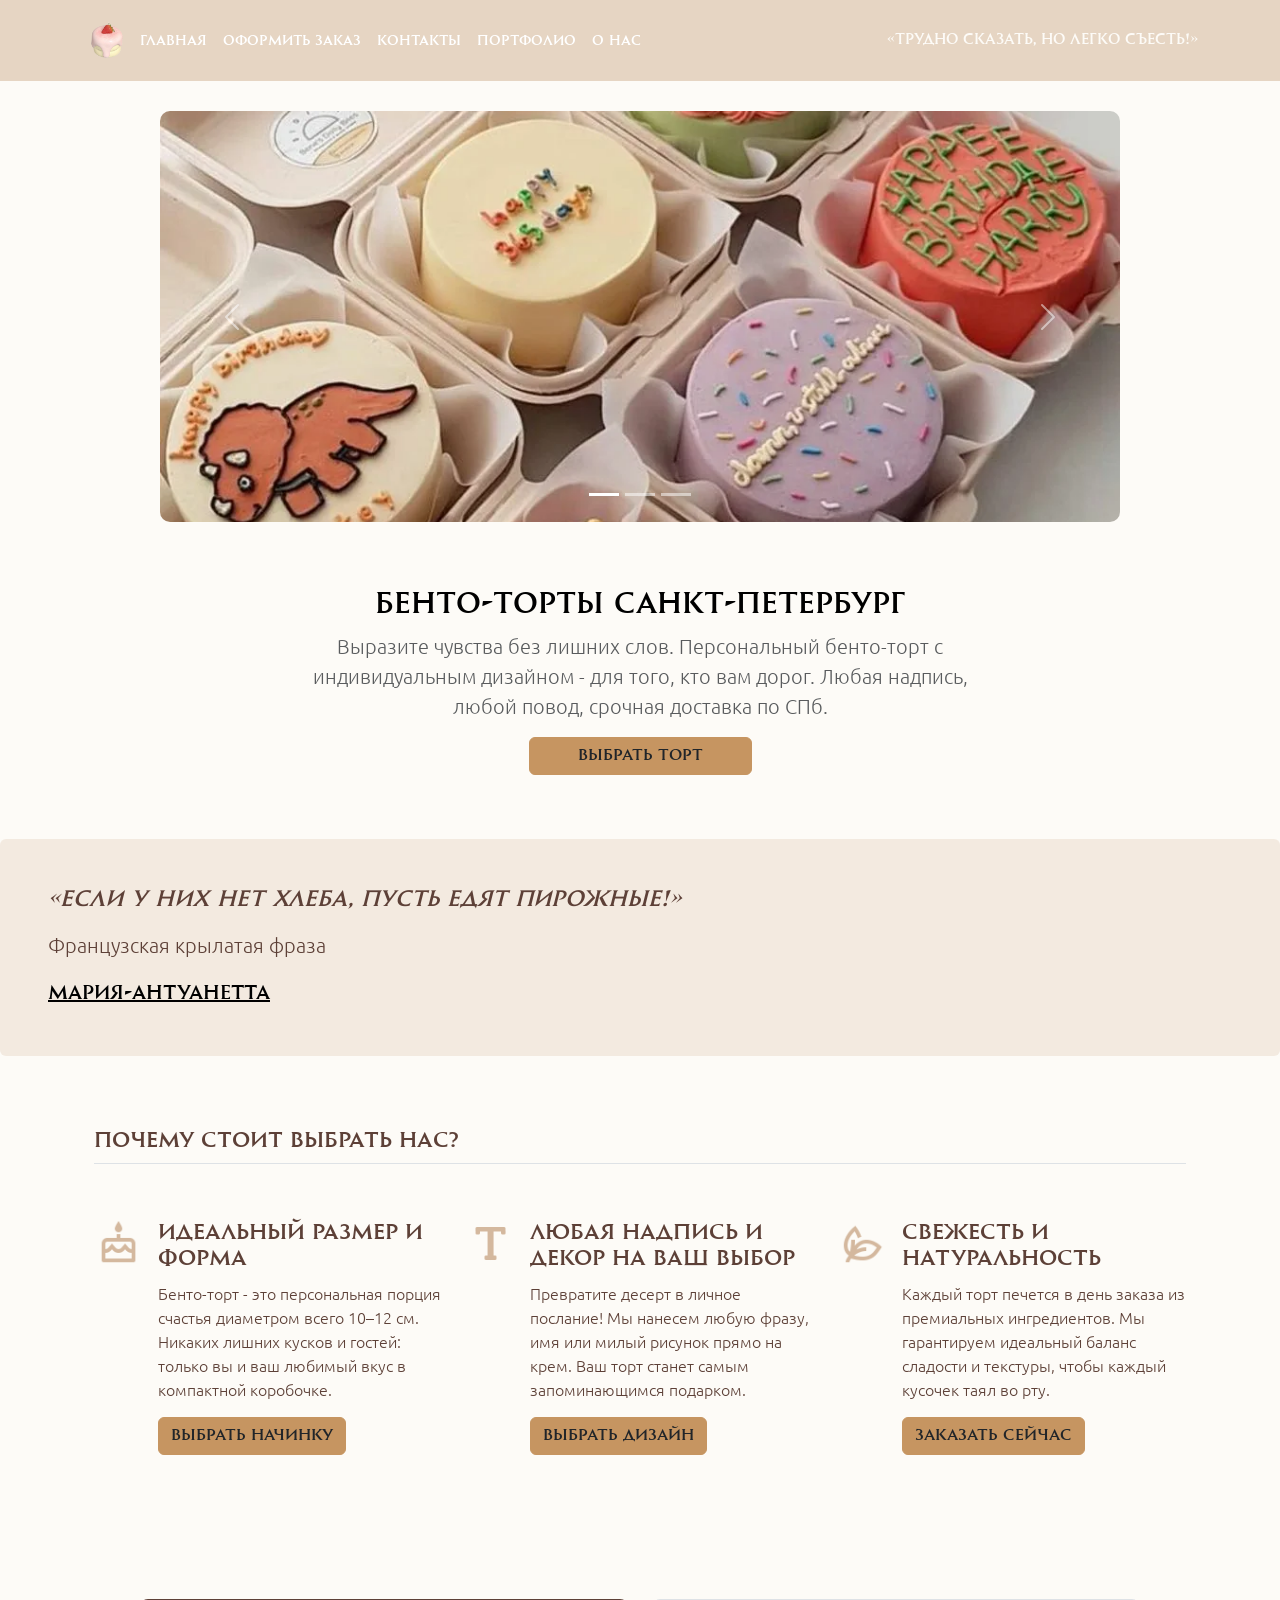
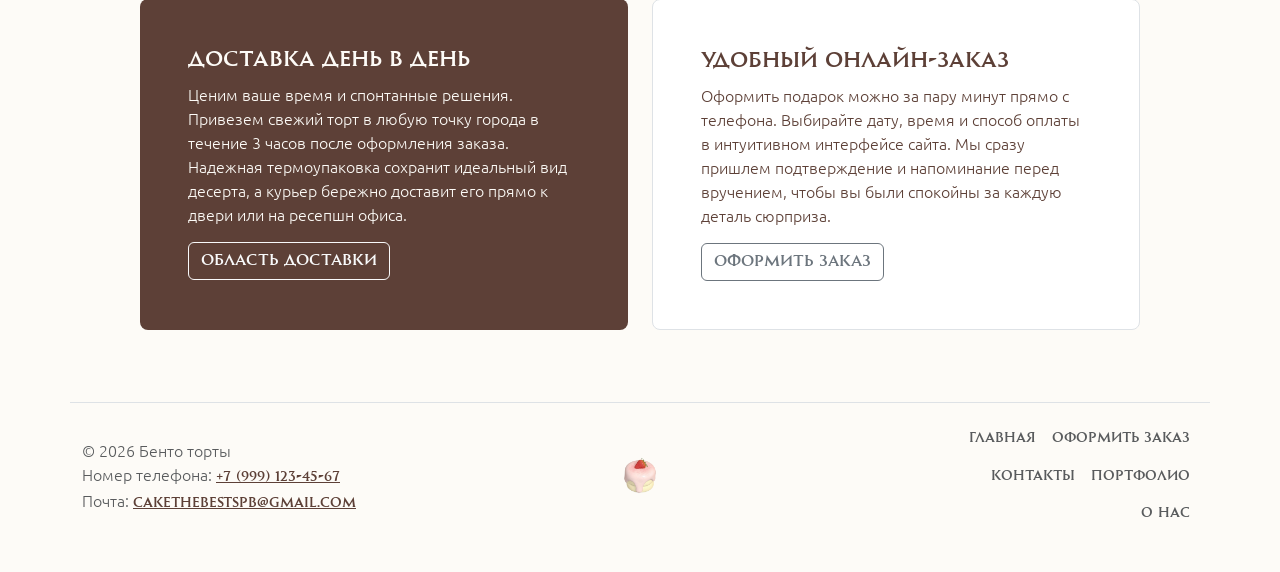
<file: index.html>
<!DOCTYPE html>
<html lang="ru">

<head>
    <meta charset="UTF-8">
    <meta name="viewport" content="width=device-width, initial-scale=1.0">
    <meta name="robots" content="index, follow">
    <meta name="description"
        content="Закажите стильные бенто-торты в Санкт-Петербурге с доставкой! Натуральные ингредиенты, уникальный дизайн и быстрая подача к вашему празднику.">
    <meta property="og:title" content="Бенто торты | СПБ">
    <meta property="og:description" content="Закажите стильные бенто-торты в Санкт-Петербурге с доставкой!">
    <meta property="og:image" content="img/image1.webp">
    <meta property="og:type" content="website">
    <meta property="og:url" content="index.html">
    <meta property="og:locale" content="ru_RU">
    <title>Бенто торты | Главная</title>
    <link rel="icon" href="img/icon.ico.png">
    <link rel="canonical" href="index.html">
    <link rel="stylesheet" href="css/bootstrap.min.css">
    <link rel="stylesheet" href="css/headers.css">
    <link rel="stylesheet" href="css/carousel.css">
    <link rel="stylesheet" href="css/blog.css">
    <link rel="stylesheet" href="css/features.css">
    <link rel="stylesheet" href="css/style.css">
    <script src="js/bootstrap.bundle.min.js"></script>

    <script type="application/ld+json">
        {
            "@context": "https://schema.org",
            "@type": "Bakery",
            "name": "Бенто торты",
            "description": "Персональные бенто-торты на заказ в Санкт-Петербурге с доставкой",
            "url": "",
            "telephone": "+7-999-123-45-67",
            "email": "cakethebestSPB@gmail.com",
            "address": {
                "@type": "PostalAddress",
                "addressLocality": "Санкт-Петербург",
                "addressCountry": "RU"
            },
            "priceRange": "1000-2500 RUB",
            "openingHours": "Mo-Su 10:00-20:00"
        }
    </script>

</head>



<!-- 
ЧТО ДОЛЖНО НАХОДИТСЯ В HEAD
на каждую страницу написать уникальный descroption
совпадение title и h1 
meta-name = 'robots' - индексация страницы (нужно или нет)
meta name="viewport" content="width=device-width, initial-scale=1.0" - отображение контента (отрабатываются медиа-запросы, грид-верстка)
<link rel='canonical'> - при дублировании информации лучше прописывать на индексирование другой страницы, с которой беертся дублирующаяся информация
favicon нужно вставить
<meta charset> - обязательно
<meta name="keywords" content="бенто торт, торт спб, бенто торт купить">

-->

<body>
    <header class="p-3 my-header">
        <div class="container">
            <div class="d-flex flex-wrap align-items-center justify-content-center justify-content-lg-start">

                <a href="index.html" class="d-flex align-items-center mb-2 mb-lg-0 text-white text-decoration-none">
                    <img src="img/icon.ico.png" alt="Логотип" class="logo">
                </a>

                <ul class="nav col-12 col-lg-auto me-lg-auto mb-2 justify-content-center mb-md-0">
                    <li><a href="index.html" class="nav-link px-2 text-white footer-weight">Главная</a></li>
                    <li><a href="order.html" class="nav-link px-2 text-white footer-weight">Оформить заказ</a></li>
                    <li><a href="contacts.html" class="nav-link px-2 text-white footer-weight">Контакты</a></li>
                    <li><a href="portfolio.html" class="nav-link px-2 text-white footer-weight">Портфолио</a></li>
                    <li><a href="about.html" class="nav-link px-2 text-white footer-weight">О нас</a></li>
                </ul>
                <!-- <form class="col-12 col-lg-auto mb-3 mb-lg-0 me-lg-3" role="search"> <input type="search"
                        class="form-control my-form-control" placeholder="Поиск..." aria-label="Search">
                </form>
                <div class="text-end"> <button type="button" class="btn btn-outline-light me-2">Авторизация</button>
                    <button type="button" class="btn my-btn">Войти</button>
                </div> -->

                <div class="col-12 col-lg-auto mb-2 mb-md-0 d-flex align-items-center py-2"
                    style="color: #FDFBF7; font-weight: 700; cursor: default; font-size: 15px; line-height: 1.5; font-family: 'My-font-zagolovok', Arial, sans-serif;">
                    «Трудно сказать, но легко съесть!»
                </div>
            </div>
        </div>
    </header>

    <main>
        <section id="myCarousel" class="carousel slide mb-6" data-bs-ride="carousel" aria-label="Галерея работ">
            <div class="carousel-indicators">
                <button type="button" data-bs-target="#myCarousel" data-bs-slide-to="0" class="active"
                    aria-current="true" aria-label="Слайд 1"></button>
                <button type="button" data-bs-target="#myCarousel" data-bs-slide-to="1" aria-label="Слайд 2"></button>
                <button type="button" data-bs-target="#myCarousel" data-bs-slide-to="2" aria-label="Слайд 3"></button>
            </div>

            <div class="carousel-inner">
                <div class="carousel-item active">
                    <img src="img/image1.webp" class="d-block w-100" alt="Слайд 1">
                </div>
                <div class="carousel-item">
                    <img src="img/image2.webp" class="d-block w-100" alt="Слайд 2">
                </div>
                <div class="carousel-item">
                    <img src="img/image3.webp" class="d-block w-100" alt="Слайд 3">
                </div>
            </div>

            <button class="carousel-control-prev" type="button" data-bs-target="#myCarousel" data-bs-slide="prev">
                <span class="carousel-control-prev-icon" aria-hidden="true"></span>
                <span class="visually-hidden">Предыдущая</span>
            </button>
            <button class="carousel-control-next" type="button" data-bs-target="#myCarousel" data-bs-slide="next">
                <span class="carousel-control-next-icon" aria-hidden="true"></span>
                <span class="visually-hidden">Следующая</span>
            </button>
        </section>

        <section class="container my-5 py-5">
            <div class="p-5 text-center rounded-3"> 
                <h1 class="text-body-emphasis">Бенто-торты Санкт-Петербург</h1>
                <p class="col-lg-8 mx-auto fs-5 text-muted">
                    Выразите чувства без лишних слов. Персональный бенто-торт с индивидуальным 
            дизайном - для того, кто вам дорог. Любая надпись, любой повод, 
            срочная доставка по СПб. 
                </p> 
                <a href="portfolio.html" class="btn px-5 mb-5 my-btn">
                    Выбрать торт
                </a>
            </div>
        </section>

        <section class="p-4 p-md-5 mb-4 rounded text-body-emphasis my-blog">
            <div class="col-lg-8 px-0">
                <h2 class="display-5 fst-italic">«Если у них нет хлеба, пусть едят пирожные!»</h2>
                <p class="lead my-3">Французская крылатая фраза</p>
                <p class="lead mb-0"><a href="https://ru.wikipedia.org/wiki/Если_у_них_нет_хлеба,_пусть_едят_пирожные!"
                        class="text-body-emphasis fw-bold">Мария-Антуанетта</a></p>
            </div>
        </section>

        <section class="container px-4 py-5" id="hanging-icons">
            <h2 class="pb-2 border-bottom">Почему стоит выбрать нас?</h2>
            <div class="row g-4 py-5 row-cols-1 row-cols-lg-3">
                <div class="col d-flex align-items-start">
                    <div
                        class="icon-square text-body-emphasis d-inline-flex align-items-center justify-content-center fs-4 flex-shrink-0 me-3">
                        <img src="img/cake.png" class="my-icon" alt="Размер">
                    </div>
                    <article>
                        <h3 class="fs-2 ">Идеальный размер и форма</h3>
                        <p>Бенто-торт - это персональная порция счастья диаметром всего 10–12 см. Никаких лишних кусков
                            и гостей: только вы и ваш любимый вкус в компактной коробочке.</p> <a href="order.html"
                            class="btn my-btn">Выбрать начинку</a>
                    </article>
                </div>
                <div class="col d-flex align-items-start">
                    <div
                        class="icon-square text-body-emphasis d-inline-flex align-items-center justify-content-center fs-4 flex-shrink-0 me-3">
                        <img src="img/font.png" class="my-icon" alt="Дизайн">
                    </div>
                    <article>
                        <h3 class="fs-2 ">Любая надпись и декор на ваш выбор</h3>
                        <p>Превратите десерт в личное послание! Мы нанесем любую фразу, имя или милый рисунок прямо на
                            крем. Ваш торт станет самым запоминающимся подарком.</p> <a href="catalog.html"
                            class="btn my-btn">
                            Выбрать дизайн
                        </a>
                    </article>
                </div>
                <div class="col d-flex align-items-start">
                    <div
                        class="icon-square text-body-emphasis d-inline-flex align-items-center justify-content-center fs-4 flex-shrink-0 me-3">
                        <img src="img/naturalness.png" class="my-icon" alt="Натуральность">
                    </div>
                    <article>
                        <h3 class="fs-2 ">Свежесть и натуральность</h3>
                        <p>Каждый торт печется в день заказа из премиальных ингредиентов. Мы гарантируем
                            идеальный баланс сладости и текстуры, чтобы каждый кусочек таял во рту.</p> <a
                            href="order.html" class="btn my-btn">
                            Заказать сейчас
                        </a>
                    </article>
                </div>
            </div>
        </section>

        <section class="row align-items-md-stretch my-jumbotron py-5">
            <div class="col-md-6">
                <div class="h-100 p-5 my-card-one rounded-3">
                    <h2>Доставка день в день</h2>
                    <p>Ценим ваше время и спонтанные решения. Привезем свежий торт в любую точку города в течение 3
                        часов после оформления заказа. Надежная термоупаковка сохранит идеальный вид десерта, а курьер
                        бережно доставит его прямо к двери или на ресепшн офиса.</p>
                    <a href="contacts.html" class="btn btn-outline-light">Область доставки</a>
                </div>
            </div>
            <div class="col-md-6">
                <div class="h-100 p-5 my-card-two border rounded-3">
                    <h2>Удобный онлайн-заказ</h2>
                    <p>Оформить подарок можно за пару минут прямо с телефона. Выбирайте дату, время и способ оплаты в
                        интуитивном интерфейсе сайта. Мы сразу пришлем подтверждение и напоминание перед вручением,
                        чтобы вы были спокойны за каждую деталь сюрприза.</p>
                    <a href="order.html" class="btn btn-outline-secondary">Оформить заказ</a>
                </div>
            </div>
        </section>
    </main>

    <footer class="d-flex flex-wrap justify-content-between align-items-center py-3 my-4 border-top container" itemscope itemtype="https://schema.org/Organization">
        <p class="col-md-4 mb-0 text-body-secondary">
            © 2026 <span itemprop="name">Бенто торты</span><br>
            Номер телефона: <a href="tel:+79991234567" class="footer-weight"><span itemprop="telephone">+7 (999) 123-45-67</span></a> <br>
            Почта: <a href="mailto:cakethebestSPB@gmail.com" class="footer-weight"><span itemprop="email">cakethebestSPB@gmail.com</span></a>
        </p> 
        
        <a href="index.html" class="col-md-4 d-flex align-items-center justify-content-center mb-3 mb-md-0 me-md-auto link-body-emphasis text-decoration-none" aria-label="На главную"> 
            <img src="img/icon.ico.png" alt="Логотип Бенто торты" class="logo" itemprop="logo"> 
        </a>
        
        <ul class="nav col-md-3 justify-content-end">
            <li class="nav-item"><a href="index.html" class="nav-link px-2 text-body-secondary footer-weight">Главная</a></li>
            <li class="nav-item"><a href="order.html" class="nav-link px-2 text-body-secondary footer-weight">Оформить заказ</a></li>
            <li class="nav-item"><a href="contacts.html" class="nav-link px-2 text-body-secondary footer-weight">Контакты</a></li>
            <li class="nav-item"><a href="portfolio.html" class="nav-link px-2 text-body-secondary footer-weight">Портфолио</a></li>
            <li class="nav-item"><a href="about.html" class="nav-link px-2 text-body-secondary footer-weight">О нас</a></li>
        </ul>
    </footer>

</body>

</html>
</file>
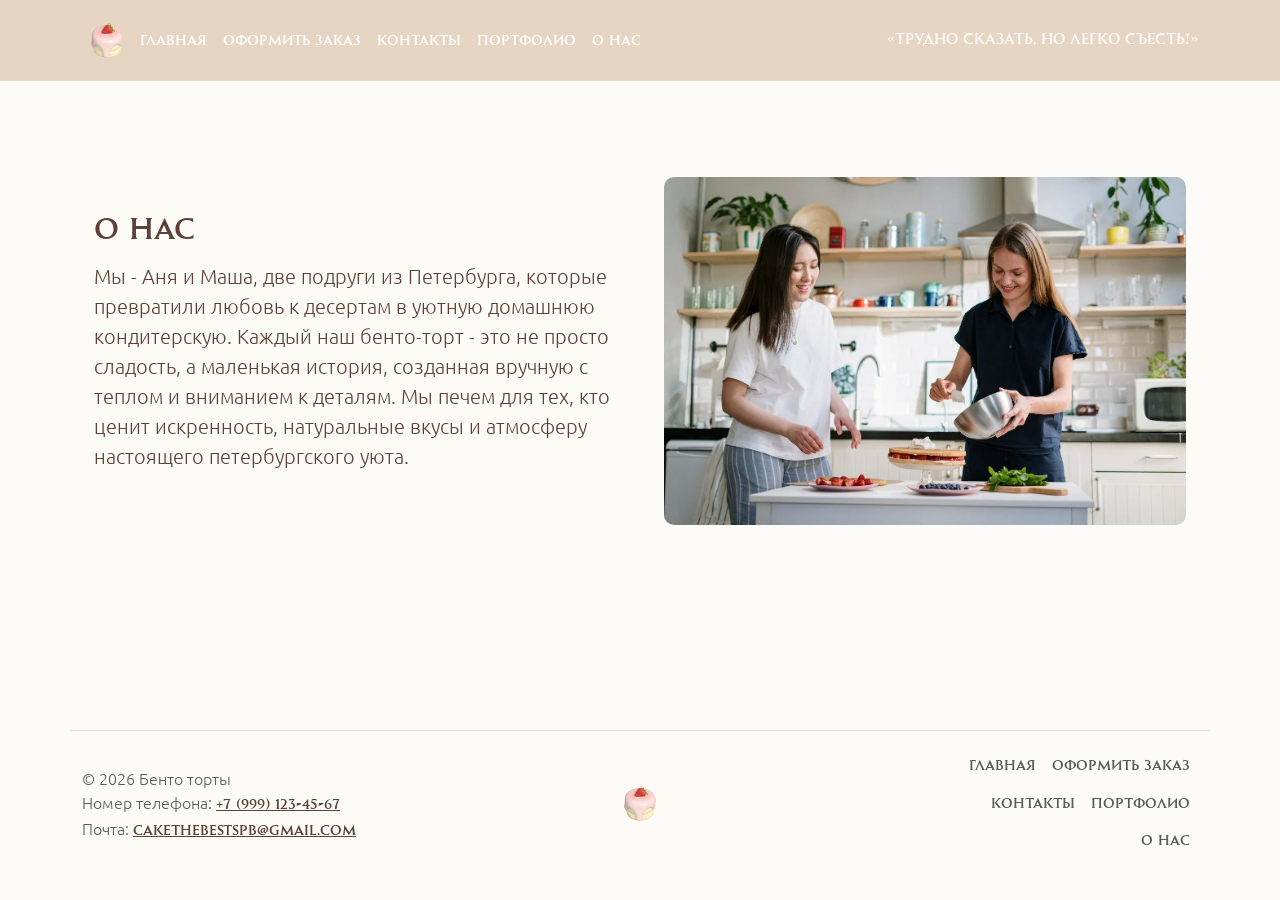
<file: about.html>
<!DOCTYPE html>
<html lang="ru">

<head>
    <meta charset="UTF-8">
    <meta name="viewport" content="width=device-width, initial-scale=1.0">
    <meta name="robots" content="index, follow">
    <meta name="description" content="Мы — уютная кондитерская в СПб, создающая бенто-торты вручную. Только свежие продукты, проверенные рецепты и любовь к своему делу в каждом кусочке.">
    <meta property="og:title" content="Бенто торты. О нас">
    <meta property="og:description" content="Уютная кондитерская в СПб, создающая бенто-торты вручную.">
    <meta property="og:image" content="img/about.webp">
    <meta property="og:type" content="website">
    <meta property="og:url" content="about.html">
    <meta property="og:locale" content="ru_RU">
    <title>Бенто торты | О нас</title>
    <link rel="icon" href="img/icon.ico.png">
    <link rel="canonical" href="about.html">
    <link rel="stylesheet" href="css/bootstrap.min.css">
    <link rel="stylesheet" href="css/headers.css">
    <link rel="stylesheet" href="css/style.css">
    <script src="js/bootstrap.bundle.min.js"></script>

    <script type="application/ld+json">
        {
            "@context": "https://schema.org",
            "@type": "AboutPage",
            "name": "О нас — Кондитерская Бенто торты",
            "description": "История нашей уютной кондитерской в Санкт-Петербурге. Мы печем бенто-торты вручную с любовью к деталям.",
            "url": "",
            "mainEntity": {
                "@type": "Organization",
                "name": "Бенто торты",
                "description": "Уютная домашняя кондитерская в СПб, создающая бенто-торты вручную."
            }
        }
    </script>
</head>

<body>
    <header class="p-3 my-header">
        <div class="container">
            <div class="d-flex flex-wrap align-items-center justify-content-center justify-content-lg-start">

                <a href="index.html" class="d-flex align-items-center mb-2 mb-lg-0 text-white text-decoration-none">
                    <img src="img/icon.ico.png" alt="Логотип" class="logo">
                </a>

                <ul class="nav col-12 col-lg-auto me-lg-auto mb-2 justify-content-center mb-md-0">
                    <li><a href="index.html" class="nav-link px-2 text-white footer-weight">Главная</a></li>
                    <li><a href="order.html" class="nav-link px-2 text-white footer-weight">Оформить заказ</a></li>
                    <li><a href="contacts.html" class="nav-link px-2 text-white footer-weight">Контакты</a></li>
                    <li><a href="portfolio.html" class="nav-link px-2 text-white footer-weight">Портфолио</a></li>
                    <li><a href="about.html" class="nav-link px-2 text-white footer-weight">О нас</a></li>
                </ul>

                <div class="col-12 col-lg-auto mb-2 mb-md-0 d-flex align-items-center py-2"
                    style="color: #FDFBF7; font-weight: 700; cursor: default; font-size: 15px; line-height: 1.5; font-family: 'My-font-zagolovok', Arial, sans-serif;">
                    «Трудно сказать, но легко съесть!»
                </div>
            </div>
        </div>
    </header>

    <main>
        <section class="container col-xxl-8 px-4 py-5">
            <div class="row flex-lg-row-reverse align-items-center g-5 py-5">
                <div class="col-10 col-sm-8 col-lg-6"> <img src="img/about.webp" class="d-block mx-lg-auto img-fluid"
                        alt="о нас" loading="lazy"> </div>
                <div class="col-lg-6">
                    <h1 class="display-5 fw-bold lh-1 mb-3">О нас
                    </h1>
                    <p class="lead">Мы - Аня и Маша, две подруги из Петербурга, которые превратили любовь к десертам в
                        уютную домашнюю кондитерскую.
                        Каждый наш бенто-торт - это не просто сладость, а маленькая история, созданная вручную с теплом
                        и вниманием к деталям.
                        Мы печем для тех, кто ценит искренность, натуральные вкусы и атмосферу настоящего петербургского
                        уюта.</p>

                </div>
            </div>
        </section>
    </main>

    <footer class="d-flex flex-wrap justify-content-between align-items-center py-3 my-4 border-top container" itemscope itemtype="https://schema.org/Organization">
        <p class="col-md-4 mb-0 text-body-secondary">
            © 2026 <span itemprop="name">Бенто торты</span><br>
            Номер телефона: <a href="tel:+79991234567" class="footer-weight"><span itemprop="telephone">+7 (999) 123-45-67</span></a> <br>
            Почта: <a href="mailto:cakethebestSPB@gmail.com" class="footer-weight"><span itemprop="email">cakethebestSPB@gmail.com</span></a>
        </p> 
        
        <a href="index.html" class="col-md-4 d-flex align-items-center justify-content-center mb-3 mb-md-0 me-md-auto link-body-emphasis text-decoration-none" aria-label="На главную"> 
            <img src="img/icon.ico.png" alt="Логотип Бенто торты" class="logo" itemprop="logo"> 
        </a>
        
        <ul class="nav col-md-3 justify-content-end">
            <li class="nav-item"><a href="index.html" class="nav-link px-2 text-body-secondary footer-weight">Главная</a></li>
            <li class="nav-item"><a href="order.html" class="nav-link px-2 text-body-secondary footer-weight">Оформить заказ</a></li>
            <li class="nav-item"><a href="contacts.html" class="nav-link px-2 text-body-secondary footer-weight">Контакты</a></li>
            <li class="nav-item"><a href="portfolio.html" class="nav-link px-2 text-body-secondary footer-weight">Портфолио</a></li>
            <li class="nav-item"><a href="about.html" class="nav-link px-2 text-body-secondary footer-weight">О нас</a></li>
        </ul>
    </footer>

</body>

</html>
</file>
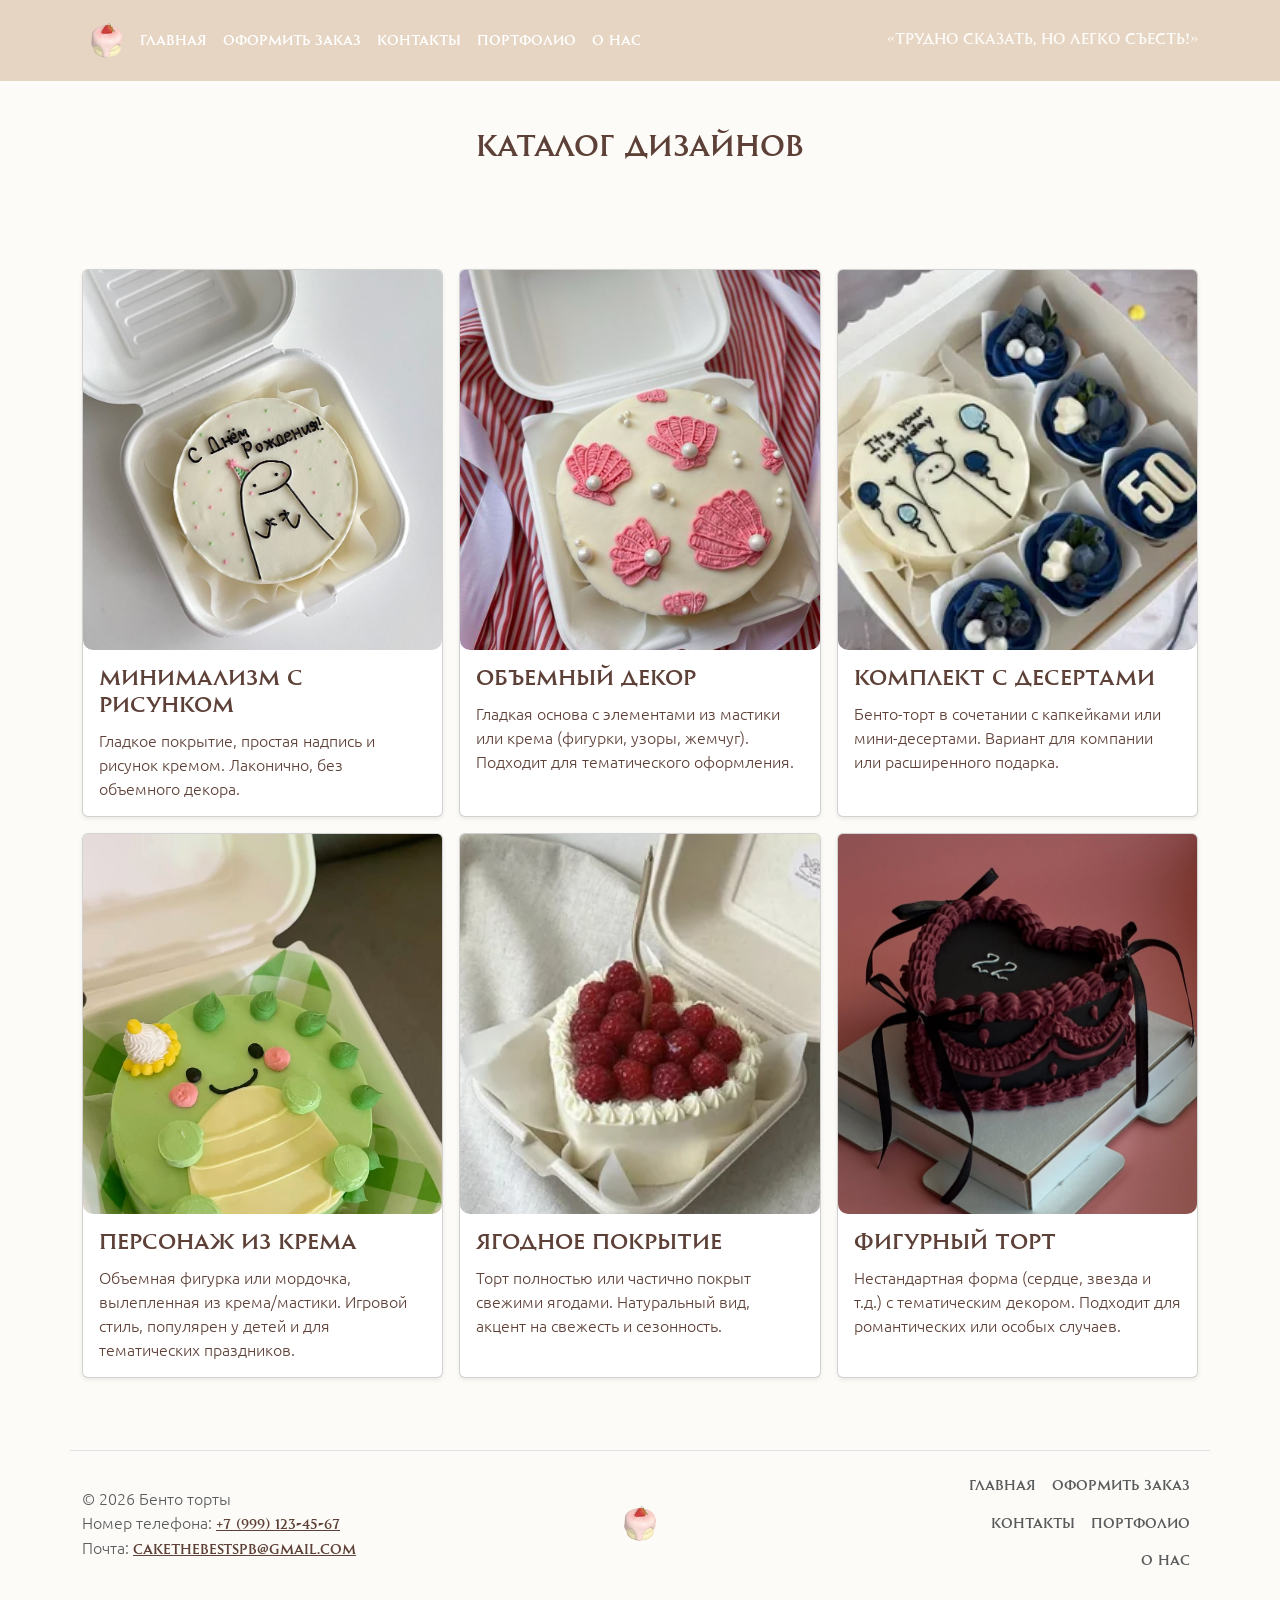
<file: catalog.html>
<!DOCTYPE html>
<html lang="ru">

<head>
    <meta charset="UTF-8">
    <meta name="viewport" content="width=device-width, initial-scale=1.0">
    <meta name="robots" content="index, nofollow">
    <meta name="description" content="Полный каталог бенто-тортов с ценами и описаниями. Классические и авторские дизайны, минимализм и яркий декор. Найдите свой идеальный торт для любого события.">
    <meta property="og:title" content="Бенто торты | Каталог">
    <meta property="og:description" content="Каталог бенто-тортов: классика, авторский декор, минимализм. Цены и описания. Выберите торт для подарка или праздника.">
    <meta property="og:image" content="img/cake1.png">
    <meta property="og:type" content="website">
    <meta property="og:url" content="catalog.html">
    <meta property="og:locale" content="ru_RU">
    <title>Бенто торты | Каталог</title>
    <link rel="icon" href="img/icon.ico.png">
    <link rel="canonical" href="portfolio.html">
    <link rel="stylesheet" href="css/bootstrap.min.css">
    <link rel="stylesheet" href="css/headers.css">
    <link rel="stylesheet" href="css/heroes.css">
    <link rel="stylesheet" href="css/style.css">
    <script src="js/bootstrap.bundle.min.js"></script>

    <!-- <script type="application/ld+json">
        {
            "@context": "https://schema.org",
            "@type": "ItemList",
            "name": "Каталог дизайнов бенто-тортов",
            "description": "Список доступных дизайнов: минимализм, объемный декор, ягодное покрытие и другие.",
            "url": "",
            "numberOfItems": 6,
        }
    </script> -->
    <script type="application/ld+json">
        {
            "@context": "https://schema.org",
            "@type": "ItemList",
            "name": "Каталог дизайнов бенто-тортов",
            "description": "Список доступных дизайнов бенто-тортов: минимализм, объемный декор, ягодное покрытие и другие варианты для любого события.",
            "url": "",
            "numberOfItems": 6,
            "itemListElement": [
                {
                "@type": "ListItem",
                "position": 1,
                "item": {
                    "@type": "Product",
                    "name": "Минимализм с рисунком",
                    "description": "Гладкое покрытие, простая надпись и рисунок кремом. Лаконично, без объемного декора.",
                    "image": "img/cake2.jpg"
                }
                },
                {
                "@type": "ListItem",
                "position": 2,
                "item": {
                    "@type": "Product",
                    "name": "Объемный декор",
                    "description": "Гладкая основа с элементами из мастики или крема (фигурки, узоры, жемчуг). Подходит для тематического оформления.",
                    "image": "img/cake1.jpg"
                }
                },
                {
                "@type": "ListItem",
                "position": 3,
                "item": {
                    "@type": "Product",
                    "name": "Комплект с десертами",
                    "description": "Бенто-торт в сочетании с капкейками или мини-десертами. Вариант для компании или расширенного подарка.",
                    "image": "img/cake10.webp"
                }
                },
                {
                "@type": "ListItem",
                "position": 4,
                "item": {
                    "@type": "Product",
                    "name": "Персонаж из крема",
                    "description": "Объемная фигурка или мордочка, вылепленная из крема/мастики. Игровой стиль, популярен у детей и для тематических праздников.",
                    "image": "img/cake11.jpg"
                }
                },
                {
                "@type": "ListItem",
                "position": 5,
                "item": {
                    "@type": "Product",
                    "name": "Ягодное покрытие",
                    "description": "Торт полностью или частично покрыт свежими ягодами. Натуральный вид, акцент на свежесть и сезонность.",
                    "image": "img/cake12.webp"
                }
                },
                {
                "@type": "ListItem",
                "position": 6,
                "item": {
                    "@type": "Product",
                    "name": "Фигурный торт",
                    "description": "Нестандартная форма (сердце, звезда и т.д.) с тематическим декором. Подходит для романтических или особых случаев.",
                    "image": "img/cake16.jpg"
                }
                }
            ]
        }
    </script>
</head>

<body>
    <header class="p-3 my-header">
        <div class="container">
            <div class="d-flex flex-wrap align-items-center justify-content-center justify-content-lg-start">

                <a href="index.html" class="d-flex align-items-center mb-2 mb-lg-0 text-white text-decoration-none">
                    <img src="img/icon.ico.png" alt="Логотип" class="logo">
                </a>

                <ul class="nav col-12 col-lg-auto me-lg-auto mb-2 justify-content-center mb-md-0">
                    <li><a href="index.html" class="nav-link px-2 text-white footer-weight">Главная</a></li>
                    <li><a href="order.html" class="nav-link px-2 text-white footer-weight">Оформить заказ</a></li>
                    <li><a href="contacts.html" class="nav-link px-2 text-white footer-weight">Контакты</a></li>
                    <li><a href="portfolio.html" class="nav-link px-2 text-white footer-weight">Портфолио</a></li>
                    <li><a href="about.html" class="nav-link px-2 text-white footer-weight">О нас</a></li>
                </ul>

                <div class="col-12 col-lg-auto mb-2 mb-md-0 d-flex align-items-center py-2"
                    style="color: #FDFBF7; font-weight: 700; cursor: default; font-size: 15px; line-height: 1.5; font-family: 'My-font-zagolovok', Arial, sans-serif;">
                    «Трудно сказать, но легко съесть!»
                </div>
            </div>
        </div>
    </header>

    <main>
        <h1 class="my-h1 py-5">Каталог дизайнов</h1>
        <section class="album py-5 ">
            <div class="container">
                <div class="row row-cols-1 row-cols-sm-2 row-cols-md-3 g-3">
                    
                    <div class="col">
                        <div class="card shadow-sm" itemscope itemtype="https://schema.org/Product">
                            <img src="img/cake2.jpg" class="card-img-top collage-img" alt="Минимализм с рисунком" itemprop="image">
                            <div class="card-body">
                                <h2 itemprop="name">Минимализм с рисунком</h2>
                                <p class="card-text" itemprop="description">Гладкое покрытие, простая надпись и рисунок кремом. Лаконично, без объемного декора. </p>
                            </div>
                        </div>
                    </div>

                    <div class="col">
                        <div class="card shadow-sm" itemscope itemtype="https://schema.org/Product">
                            <img src="img/cake1.jpg" class="card-img-top collage-img" alt="Объемный декор" itemprop="image">
                            <div class="card-body">
                                <h2 itemprop="name">Объемный декор</h2>
                                <p class="card-text" itemprop="description">Гладкая основа с элементами из мастики или крема (фигурки, узоры, жемчуг). Подходит для тематического оформления.</p>
                            </div>
                        </div>
                    </div>

                    <div class="col">
                        <div class="card shadow-sm" itemscope itemtype="https://schema.org/Product">
                            <img src="img/cake10.webp" class="card-img-top collage-img" alt="Комплект с десертами" itemprop="image">
                            <div class="card-body">
                                <h2 itemprop="name">Комплект с десертами</h2>
                                <p class="card-text" itemprop="description">Бенто-торт в сочетании с капкейками или мини-десертами. Вариант для компании или расширенного подарка.</p>
                            </div>
                        </div>
                    </div>

                    <div class="col">
                        <div class="card shadow-sm" itemscope itemtype="https://schema.org/Product">
                            <img src="img/cake11.jpg" class="card-img-top collage-img" alt="Персонаж из крема" itemprop="image">
                            <div class="card-body">
                                <h2 itemprop="name">Персонаж из крема</h2>
                                <p class="card-text" itemprop="description">Объемная фигурка или мордочка, вылепленная из крема/мастики. Игровой стиль, популярен у детей и для тематических праздников.</p>
                            </div>
                        </div>
                    </div>

                    <div class="col">
                        <div class="card shadow-sm" itemscope itemtype="https://schema.org/Product">
                            <img src="img/cake12.webp" class="card-img-top collage-img" alt="Ягодное покрытие" itemprop="image">
                            <div class="card-body">
                                <h2 itemprop="name">Ягодное покрытие</h2>
                                <p class="card-text" itemprop="description">Торт полностью или частично покрыт свежими ягодами. Натуральный вид, акцент на свежесть и сезонность.</p>
                            </div>
                        </div>
                    </div>

                    <div class="col">
                        <div class="card shadow-sm" itemscope itemtype="https://schema.org/Product">
                            <img src="img/cake16.jpg" class="card-img-top collage-img" alt="Фигурный торт" itemprop="image">
                            <div class="card-body">
                                <h2 itemprop="name">Фигурный торт</h2>
                                <p class="card-text" itemprop="description">Нестандартная форма (сердце, звезда и т.д.) с тематическим декором. Подходит для романтических или особых случаев.</p>
                            </div>
                        </div>
                    </div>

                </div>
            </div>
        </section>
    </main>

    <footer class="d-flex flex-wrap justify-content-between align-items-center py-3 my-4 border-top container" itemscope itemtype="https://schema.org/Organization">
        <p class="col-md-4 mb-0 text-body-secondary">
            © 2026 <span itemprop="name">Бенто торты</span><br>
            Номер телефона: <a href="tel:+79991234567" class="footer-weight"><span itemprop="telephone">+7 (999) 123-45-67</span></a> <br>
            Почта: <a href="mailto:cakethebestSPB@gmail.com" class="footer-weight"><span itemprop="email">cakethebestSPB@gmail.com</span></a>
        </p> 
        
        <a href="index.html" class="col-md-4 d-flex align-items-center justify-content-center mb-3 mb-md-0 me-md-auto link-body-emphasis text-decoration-none" aria-label="На главную"> 
            <img src="img/icon.ico.png" alt="Логотип Бенто торты" class="logo" itemprop="logo"> 
        </a>
        
        <ul class="nav col-md-3 justify-content-end">
            <li class="nav-item"><a href="index.html" class="nav-link px-2 text-body-secondary footer-weight">Главная</a></li>
            <li class="nav-item"><a href="order.html" class="nav-link px-2 text-body-secondary footer-weight">Оформить заказ</a></li>
            <li class="nav-item"><a href="contacts.html" class="nav-link px-2 text-body-secondary footer-weight">Контакты</a></li>
            <li class="nav-item"><a href="portfolio.html" class="nav-link px-2 text-body-secondary footer-weight">Портфолио</a></li>
            <li class="nav-item"><a href="about.html" class="nav-link px-2 text-body-secondary footer-weight">О нас</a></li>
        </ul>
    </footer>

</body>

</html>
</file>
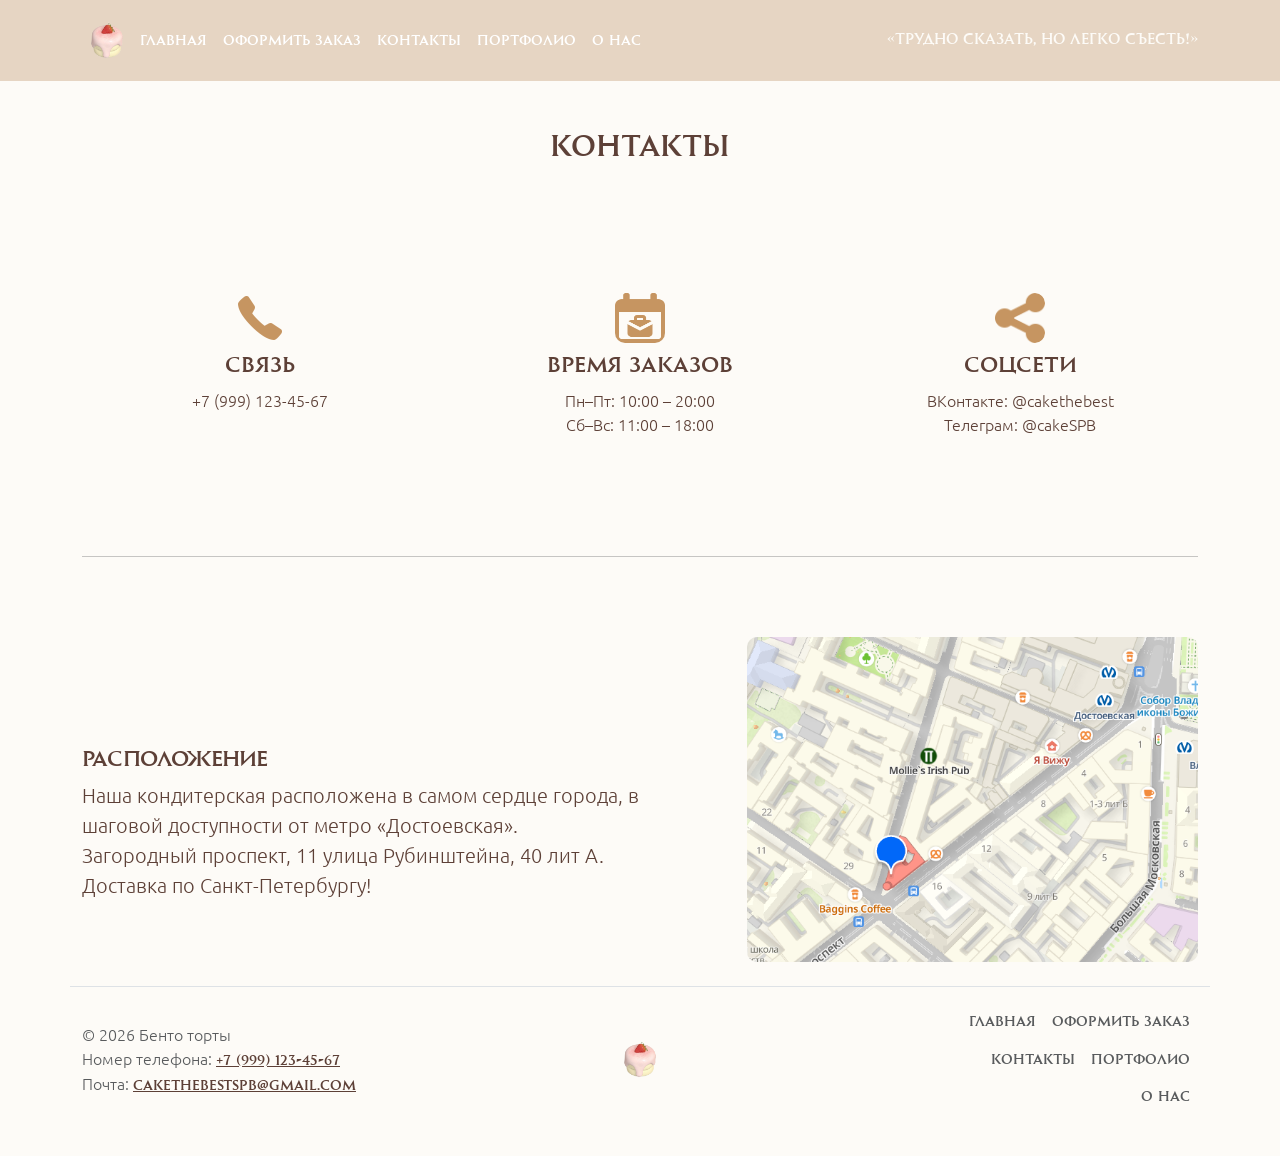
<file: contacts.html>
<!DOCTYPE html>
<html lang="ru">

<head>
    <meta charset="UTF-8">
    <meta name="viewport" content="width=device-width, initial-scale=1.0">
    <meta name="robots" content="index, follow">
    <meta name="description" content="Контакты нашей кондитерской в Санкт-Петербурге. Телефон, адрес для самовывоза и график работы. Свяжитесь с нами для заказа или уточнения деталей!">
    <meta property="og:title" content="Бенто торты. Контакты">
    <meta property="og:description" content="Контакты нашей кондитерской в Санкт-Петербурге. Телефон: +7 (999) 123-45-67, ВКонтакте: @cakethebest">
    <meta property="og:image" content="img/phone.png">
    <meta property="og:type" content="website">
    <meta property="og:url" content="contacts.html">
    <meta property="og:locale" content="ru_RU">
    <title>Бенто торты | Контакты</title>
    <link rel="icon" href="img/icon.ico.png">
    <link rel="canonical" href="contacts.html">
    <link rel="stylesheet" href="css/bootstrap.min.css">
    <link rel="stylesheet" href="css/headers.css">
    <link rel="stylesheet" href="css/carousel.css">
    <link rel="stylesheet" href="css/style.css">
    <script src="js/bootstrap.bundle.min.js"></script>

    <script type="application/ld+json">
        {
            "@context": "https://schema.org",
            "@type": "ContactPage",
            "name": "Контакты кондитерской",
            "description": "Адрес, телефон, соцсети и график работы кондитерской бенто-тортов в Санкт-Петербурге.",
            "url": "",
            "mainEntity": {
                "@type": "Bakery",
                "name": "Бенто торты",
                "telephone": "+7-999-123-45-67",
                "email": "cakethebestSPB@gmail.com",
                "address": {
                "@type": "PostalAddress",
                "addressLocality": "Санкт-Петербург",
                "addressCountry": "RU"
                }
            }
        }
    </script>
</head>

<body>
    <header class="p-3 my-header">
        <div class="container">
            <div class="d-flex flex-wrap align-items-center justify-content-center justify-content-lg-start">

                <a href="index.html" class="d-flex align-items-center mb-2 mb-lg-0 text-white text-decoration-none">
                    <img src="img/icon.ico.png" alt="Логотип" class="logo">
                </a>

                <ul class="nav col-12 col-lg-auto me-lg-auto mb-2 justify-content-center mb-md-0">
                    <li><a href="index.html" class="nav-link px-2 text-white footer-weight">Главная</a></li>
                    <li><a href="order.html" class="nav-link px-2 text-white footer-weight">Оформить заказ</a></li>
                    <li><a href="contacts.html" class="nav-link px-2 text-white footer-weight">Контакты</a></li>
                    <li><a href="portfolio.html" class="nav-link px-2 text-white footer-weight">Портфолио</a></li>
                    <li><a href="about.html" class="nav-link px-2 text-white footer-weight">О нас</a></li>
                </ul>

                <div class="col-12 col-lg-auto mb-2 mb-md-0 d-flex align-items-center py-2"
                    style="color: #FDFBF7; font-weight: 700; cursor: default; font-size: 15px; line-height: 1.5; font-family: 'My-font-zagolovok', Arial, sans-serif;">
                    «Трудно сказать, но легко съесть!»
                </div>
            </div>
        </div>
    </header>

    <main>
        <h1 class="my-h1 py-5">Контакты</h1>
        <section class="container marketing" style="margin-top: 80px;" itemscope itemtype="https://schema.org/LocalBusiness">  <!-- Three columns of text below the carousel -->
            <div class="row my-contacts">
                <div class="col-lg-4"> <img src="img/phone.png" alt="Телефон">
                    <h2 class="fw-normal">Связь</h2>
                    <p itemprop="telephone" itemprop="telephone">+7 (999) 123-45-67</p>
                </div><!-- /.col-lg-4 -->
                <div class="col-lg-4"> <img src="img/graphic.png" alt="Время заказов">
                    <h2 class="fw-normal">Время заказов</h2>
                    <p>Пн–Пт: 10:00 – 20:00<br>Сб–Вс: 11:00 – 18:00</p>
                </div><!-- /.col-lg-4 -->
                <div class="col-lg-4"> <img src="img/vk.png" alt="Соцсети">
                    <h2 class="fw-normal">Соцсети </h2>
                    <p>ВКонтакте: @cakethebest<br>Телеграм: @cakeSPB</p>
                </div><!-- /.col-lg-4 -->
                
            </div><!-- /.row --> <!-- START THE FEATURETTES -->
            <hr class="featurette-divider">
            <div class="row featurette my-featurette">
                <div class="col-md-7">
                    <h2 class="featurette-heading fw-normal lh-1">Расположение</h2>
                    <p class="lead">Наша кондитерская расположена в самом сердце города, в шаговой доступности от метро «Достоевская». <br> Загородный проспект, 11 ​улица Рубинштейна, 40 лит А.<br> Доставка по Санкт-Петербургу!</p>
                </div>
                <div class="col-md-5"> <img src="img/map.png" alt="Карта" class="my-img-adaptive"></div>
            </div>
        </section>
    </main>

    <footer class="d-flex flex-wrap justify-content-between align-items-center py-3 my-4 border-top container" itemscope itemtype="https://schema.org/Organization">
        <p class="col-md-4 mb-0 text-body-secondary">
            © 2026 <span itemprop="name">Бенто торты</span><br>
            Номер телефона: <a href="tel:+79991234567" class="footer-weight"><span itemprop="telephone">+7 (999) 123-45-67</span></a> <br>
            Почта: <a href="mailto:cakethebestSPB@gmail.com" class="footer-weight"><span itemprop="email">cakethebestSPB@gmail.com</span></a>
        </p> 
        
        <a href="index.html" class="col-md-4 d-flex align-items-center justify-content-center mb-3 mb-md-0 me-md-auto link-body-emphasis text-decoration-none" aria-label="На главную"> 
            <img src="img/icon.ico.png" alt="Логотип Бенто торты" class="logo" itemprop="logo"> 
        </a>
        
        <ul class="nav col-md-3 justify-content-end">
            <li class="nav-item"><a href="index.html" class="nav-link px-2 text-body-secondary footer-weight">Главная</a></li>
            <li class="nav-item"><a href="order.html" class="nav-link px-2 text-body-secondary footer-weight">Оформить заказ</a></li>
            <li class="nav-item"><a href="contacts.html" class="nav-link px-2 text-body-secondary footer-weight">Контакты</a></li>
            <li class="nav-item"><a href="portfolio.html" class="nav-link px-2 text-body-secondary footer-weight">Портфолио</a></li>
            <li class="nav-item"><a href="about.html" class="nav-link px-2 text-body-secondary footer-weight">О нас</a></li>
        </ul>
    </footer>

</body>

</html>
</file>
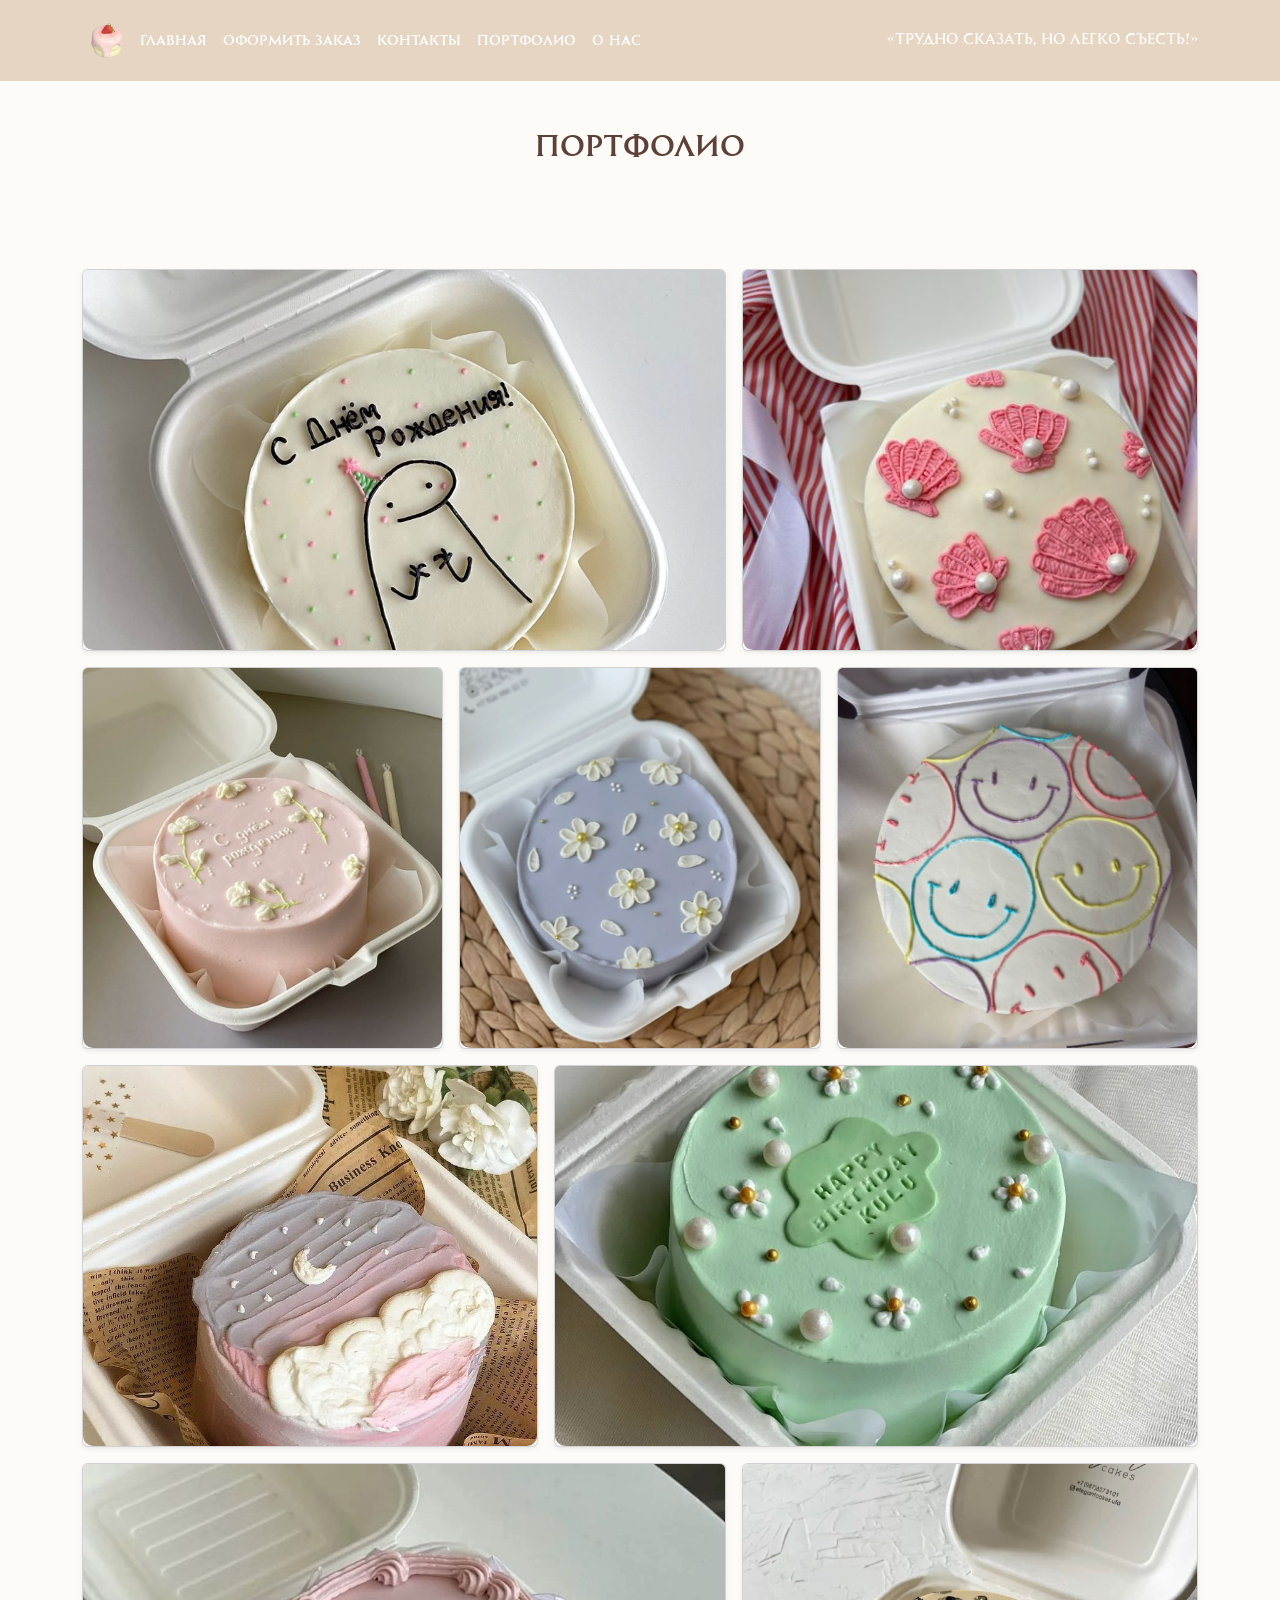
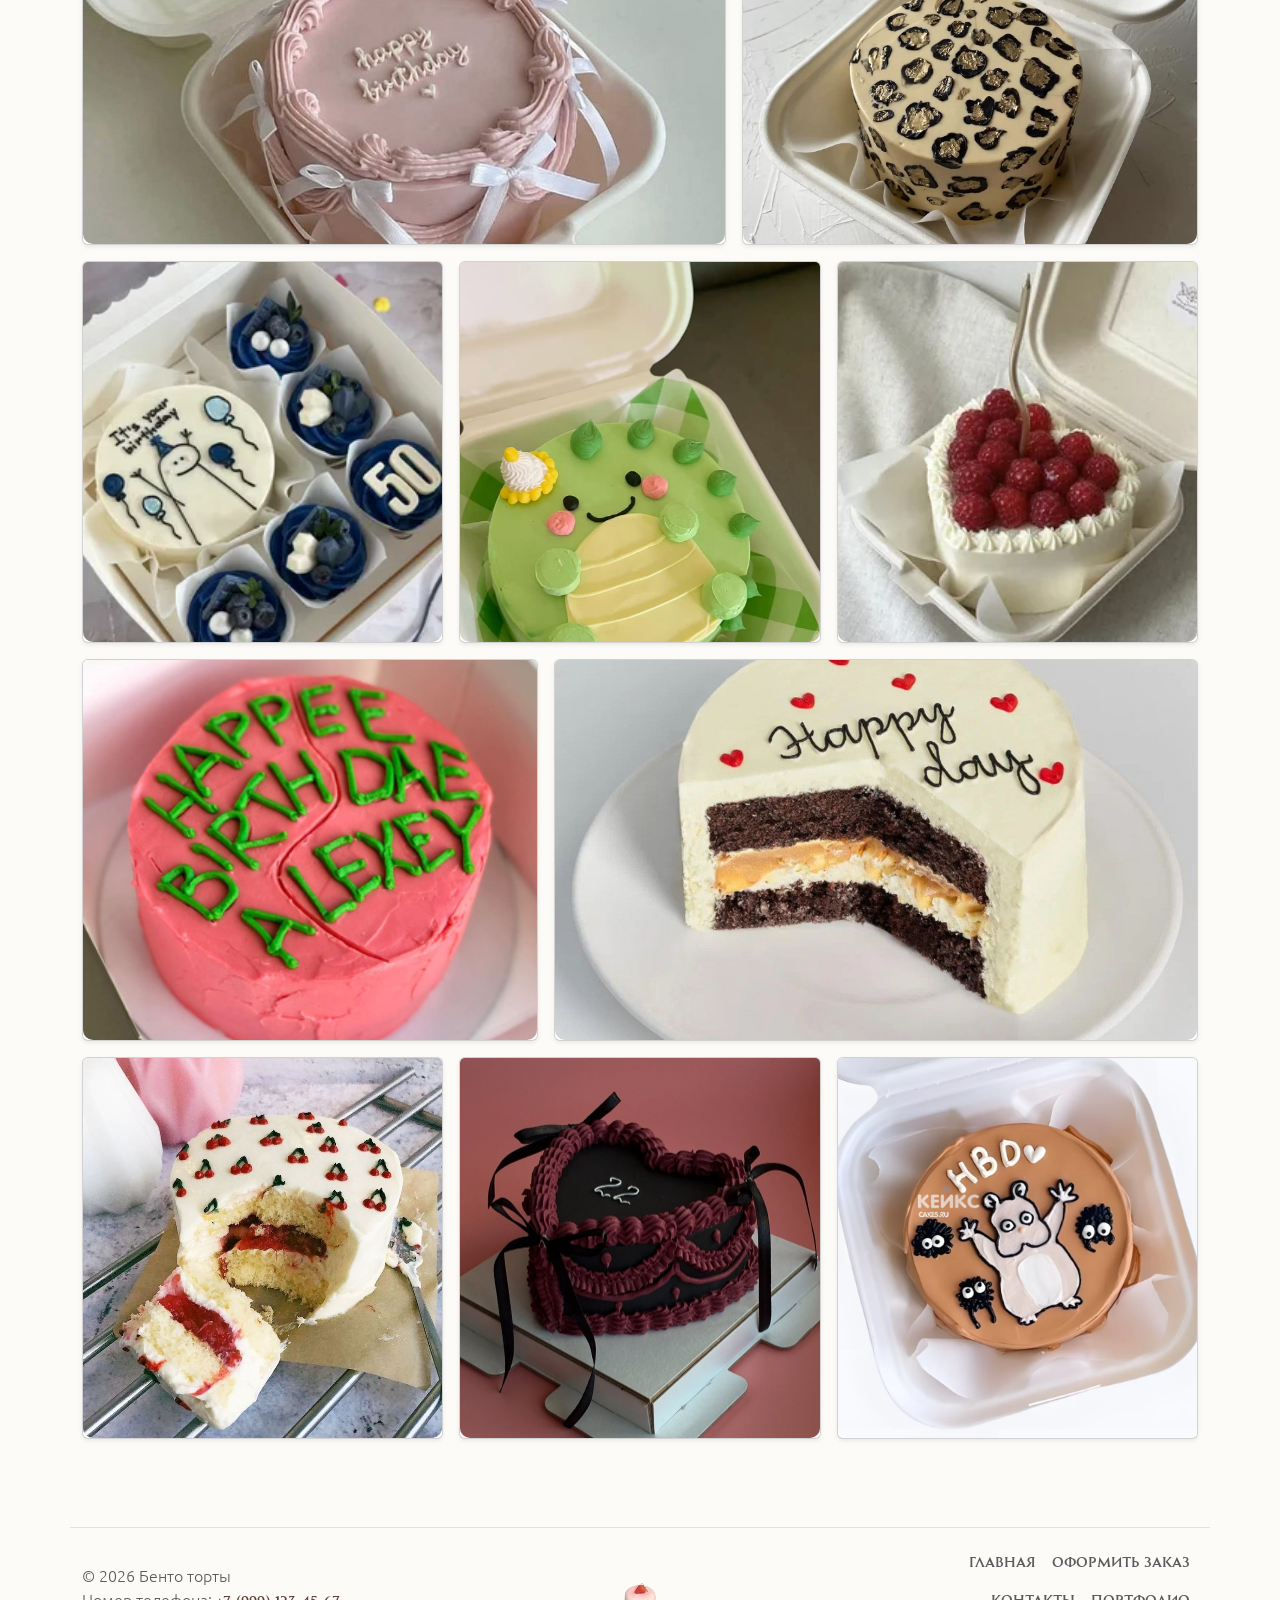
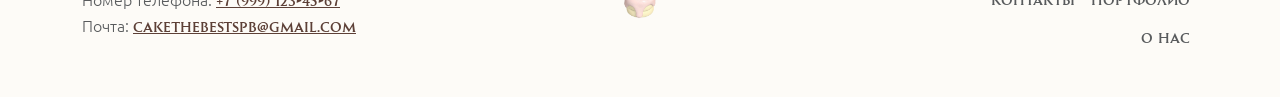
<file: portfolio.html>
<!DOCTYPE html>
<html lang="ru">

<head>
    <meta charset="UTF-8">
    <meta name="viewport" content="width=device-width, initial-scale=1.0">
    <meta name="robots" content="index, follow">
    <meta name="description" content="Вдохновляйтесь нашими работами! Галерея дизайнов бенто-тортов: милые надписи, яркий декор и стильный минимализм. Выберите идеальный вариант для себя.">
    <meta property="og:title" content="Бенто торты. Портфолио">
    <meta property="og:description" content="Галерея дизайнов бенто-тортов: милые надписи, яркий декор и стильный минимализм. Выберите идеальный вариант для себя.">
    <meta property="og:image" content="img/cake1.png">
    <meta property="og:type" content="website">
    <meta property="og:url" content="portfolio.html">
    <meta property="og:locale" content="ru_RU">
    <title>Бенто торты | Портфолио</title>
    <link rel="icon" href="img/icon.ico.png">
    <link rel="canonical" href="portfolio.html">
    <link rel="stylesheet" href="css/bootstrap.min.css">
    <link rel="stylesheet" href="css/headers.css">
    <link rel="stylesheet" href="css/heroes.css">
    <link rel="stylesheet" href="css/style.css">
    <script src="js/bootstrap.bundle.min.js"></script>

    <script type="application/ld+json">
        {
            "@context": "https://schema.org",
            "@type": "ImageGallery",
            "name": "Портфолио работ — Бенто торты",
            "description": "Галерея фотографий наших бенто-тортов: милые надписи, яркий декор и стильный минимализм.",
            "url": "",
            "isPartOf": {
                "@type": "WebSite",
                "name": "Бенто торты"
            }
        }
    </script>
</head>

<body>
    <header class="p-3 my-header">
        <div class="container">
            <div class="d-flex flex-wrap align-items-center justify-content-center justify-content-lg-start">

                <a href="index.html" class="d-flex align-items-center mb-2 mb-lg-0 text-white text-decoration-none">
                    <img src="img/icon.ico.png" alt="Логотип" class="logo">
                </a>

                <ul class="nav col-12 col-lg-auto me-lg-auto mb-2 justify-content-center mb-md-0">
                    <li><a href="index.html" class="nav-link px-2 text-white footer-weight">Главная</a></li>
                    <li><a href="order.html" class="nav-link px-2 text-white footer-weight">Оформить заказ</a></li>
                    <li><a href="contacts.html" class="nav-link px-2 text-white footer-weight">Контакты</a></li>
                    <li><a href="portfolio.html" class="nav-link px-2 text-white footer-weight">Портфолио</a></li>
                    <li><a href="about.html" class="nav-link px-2 text-white footer-weight">О нас</a></li>
                </ul>

                <div class="col-12 col-lg-auto mb-2 mb-md-0 d-flex align-items-center py-2"
                    style="color: #FDFBF7; font-weight: 700; font-size: 15px; line-height: 1.5; font-family: 'My-font-zagolovok', Arial, sans-serif; cursor: default;">
                    «Трудно сказать, но легко съесть!»
                </div>
            </div>
        </div>
    </header>

    <main>
        <h1 class="my-h1 py-5">Портфолио</h1>
        <section class="album py-5" aria-label="Галерея работ">
            <div class="container" >

                <div class="row g-3 mb-3">
                    <div class="col-md-7">
                        <div class="card shadow-sm h-100" itemscope itemtype="https://schema.org/ImageObject">
                            <img src="img/cake2.jpg" itemprop="contentUrl" class="card-img-top collage-img" alt="Торт 1">
                        </div>
                    </div>
                    <div class="col-md-5">
                        <div class="card shadow-sm h-100">
                            <img src="img/cake1.jpg" itemprop="contentUrl" class="card-img-top collage-img" alt="Торт 2">
                        </div>
                    </div>
                </div>

                <div class="row g-3 mb-3">
                    <div class="col-md-4">
                        <div class="card shadow-sm h-100" itemscope itemtype="https://schema.org/ImageObject">
                            <img src="img/cake3.jpg" itemprop="contentUrl" class="card-img-top collage-img" alt="Торт 3">
                        </div>
                    </div>
                    <div class="col-md-4">
                        <div class="card shadow-sm h-100" itemscope itemtype="https://schema.org/ImageObject">
                            <img src="img/cake4.jpg" itemprop="contentUrl" class="card-img-top collage-img" alt="Торт 4">
                        </div>
                    </div>
                    <div class="col-md-4">
                        <div class="card shadow-sm h-100" itemscope itemtype="https://schema.org/ImageObject">
                            <img src="img/cake5.jpg" itemprop="contentUrl" class="card-img-top collage-img" alt="Торт 5">
                        </div>
                    </div>
                </div>

                <div class="row g-3 mb-3">
                    <div class="col-md-5">
                        <div class="card shadow-sm h-100" itemscope itemtype="https://schema.org/ImageObject">
                            <img src="img/cake9.webp" itemprop="contentUrl" class="card-img-top collage-img" alt="Торт 6">
                        </div>
                    </div>
                    <div class="col-md-7">
                        <div class="card shadow-sm h-100" itemscope itemtype="https://schema.org/ImageObject">
                            <img src="img/cake7.webp" itemprop="contentUrl" class="card-img-top collage-img" alt="Торт 7">
                        </div>
                    </div>
                </div>

                <div class="row g-3 mb-3">
                    <div class="col-md-7">
                        <div class="card shadow-sm h-100" itemscope itemtype="https://schema.org/ImageObject">
                            <img src="img/cake6.jpg" itemprop="contentUrl" class="card-img-top collage-img" alt="Торт 8">
                        </div>
                    </div>
                    <div class="col-md-5">
                        <div class="card shadow-sm h-100" itemscope itemtype="https://schema.org/ImageObject">
                            <img src="img/cake8.jpg" itemprop="contentUrl" class="card-img-top collage-img" alt="Торт 9">
                        </div>
                    </div>
                </div>

                <div class="row g-3 mb-3">
                    <div class="col-md-4">
                        <div class="card shadow-sm h-100" itemscope itemtype="https://schema.org/ImageObject">
                            <img src="img/cake10.webp" itemprop="contentUrl" class="card-img-top collage-img" alt="Торт 10">
                        </div>
                    </div>
                    <div class="col-md-4">
                        <div class="card shadow-sm h-100" itemscope itemtype="https://schema.org/ImageObject">
                            <img src="img/cake11.jpg" itemprop="contentUrl" class="card-img-top collage-img" alt="Торт 11">
                        </div>
                    </div>
                    <div class="col-md-4">
                        <div class="card shadow-sm h-100" itemscope itemtype="https://schema.org/ImageObject">
                            <img src="img/cake12.webp" itemprop="contentUrl" class="card-img-top collage-img" alt="Торт 12">
                        </div>
                    </div>
                </div>

                <div class="row g-3 mb-3">
                    <div class="col-md-5">
                        <div class="card shadow-sm h-100" itemscope itemtype="https://schema.org/ImageObject">
                            <img src="img/cake14.jpg" itemprop="contentUrl" class="card-img-top collage-img" alt="Торт 13">
                        </div>
                    </div>
                    <div class="col-md-7">
                        <div class="card shadow-sm h-100" itemscope itemtype="https://schema.org/ImageObject">
                            <img src="img/cake13.jpg" itemprop="contentUrl" class="card-img-top collage-img" alt="Торт 14">
                        </div>
                    </div>
                </div>

                <div class="row g-3 mb-3">
                    <div class="col-md-4">
                        <div class="card shadow-sm h-100" itemscope itemtype="https://schema.org/ImageObject">
                            <img src="img/cake15.jpg" itemprop="contentUrl" class="card-img-top collage-img" alt="Торт 10">
                        </div>
                    </div>
                    <div class="col-md-4">
                        <div class="card shadow-sm h-100" itemscope itemtype="https://schema.org/ImageObject">
                            <img src="img/cake16.jpg" itemprop="contentUrl" class="card-img-top collage-img" alt="Торт 11">
                        </div>
                    </div>
                    <div class="col-md-4">
                        <div class="card shadow-sm h-100" itemscope itemtype="https://schema.org/ImageObject">
                            <img src="img/cake17.webp" itemprop="contentUrl" class="card-img-top collage-img" alt="Торт 12">
                        </div>
                    </div>
                </div>

            </div>
        </section>
    </main>

    <footer class="d-flex flex-wrap justify-content-between align-items-center py-3 my-4 border-top container" itemscope itemtype="https://schema.org/Organization">
        <p class="col-md-4 mb-0 text-body-secondary">
            © 2026 <span itemprop="name">Бенто торты</span><br>
            Номер телефона: <a href="tel:+79991234567" class="footer-weight"><span itemprop="telephone">+7 (999) 123-45-67</span></a> <br>
            Почта: <a href="mailto:cakethebestSPB@gmail.com" class="footer-weight"><span itemprop="email">cakethebestSPB@gmail.com</span></a>
        </p> 
        
        <a href="index.html" class="col-md-4 d-flex align-items-center justify-content-center mb-3 mb-md-0 me-md-auto link-body-emphasis text-decoration-none" aria-label="На главную"> 
            <img src="img/icon.ico.png" alt="Логотип Бенто торты" class="logo" itemprop="logo"> 
        </a>
        
        <ul class="nav col-md-3 justify-content-end">
            <li class="nav-item"><a href="index.html" class="nav-link px-2 text-body-secondary footer-weight">Главная</a></li>
            <li class="nav-item"><a href="order.html" class="nav-link px-2 text-body-secondary footer-weight">Оформить заказ</a></li>
            <li class="nav-item"><a href="contacts.html" class="nav-link px-2 text-body-secondary footer-weight">Контакты</a></li>
            <li class="nav-item"><a href="portfolio.html" class="nav-link px-2 text-body-secondary footer-weight">Портфолио</a></li>
            <li class="nav-item"><a href="about.html" class="nav-link px-2 text-body-secondary footer-weight">О нас</a></li>
        </ul>
    </footer>

</body>

</html>
</file>
<file: css/headers.css>
.form-control-dark {
  border-color: antiquewhite;
}

.form-control-dark:focus {
  border-color: #fff;
  box-shadow: 0 0 0 .25rem rgba(255, 192, 91, 0.25) !important;
}

.text-small {
  font-size: 85%;
}

.dropdown-toggle:not(:focus) {
  outline: 0;
}

#carbonads-container {
  display: none
}

[data-anchorjs-icon]::after {
  content: ""
}

h1[id] {
  padding-top: 0px;
  margin-top: 20px
}

.zero-clipboard {
  display: none !important
}

.bd-content>h2[id]::before,
.bd-content>h3[id]::before,
.bd-content>h4[id]::before {
  margin-top: 0 !important;
  height: 0rem !important
}

.bd-home .bd-masthead {
  padding-top: 50px !important
}

.bd-docs .col-md-9 {
  flex: 0 0 100% !important
}

.bd-navbar {
  display: none !important
}

.bd-sidebar {
  display: none !important
}

.bd-content {
  right: 0px !important;
  width: 100% !important
}

.bd-toc {
  display: none !important
}

.bs-old-docs {
  display: none
}

.bd-clipboard {
  display: none !important
}

.bs-social {
  display: none
}

.bs-sidebar {
  display: none !important
}

.bd-docs .col-xl-8 {
  max-width: none !important
}

.bd-content>ol,
.bd-content>p,
.bd-content>ul {
  max-width: none !important
}

.bd-docs .bd-content {
  padding-left: 15px !important;
  padding-top: 0 !important
}

.bd-subnavbar {
  display: none !important
}

.bd-layout {
  display: block !important
}

.pl-lg-4 {
  padding-left: 0 !important
}

.bd-intro {
  padding-top: 0 !important
}

.bd-docs .bd-title {
  margin-top: 10px !important
}

.col-md-9[role=main] {
  flex: none !important;
  width: 100% !important;
  max-width: none !important;
  padding: 0 2rem 1rem !important
}

.bd-masthead {
  padding-top: 2rem !important
}

.navbar-fixed-top {
  position: absolute !important
}

@media (min-width: 992px) {
  .bd-main {
    grid-template-columns: 4fr 0
  }
}
</file>
<file: css/carousel.css>
/* GLOBAL STYLES
-------------------------------------------------- */
/* Padding below the footer and lighter body text */

body {
  color: rgb(var(--bs-tertiary-color-rgb));
}


/* CUSTOMIZE THE CAROUSEL
-------------------------------------------------- */

/* Carousel base class */
.carousel {
  margin-bottom: 4rem;
  max-width: 75%;
  margin-left: auto;
  margin-right: auto;
  margin-top: 30px;
}
/* Since positioning the image, we need to help out the caption */
.carousel-caption {
  bottom: 3rem;
  z-index: 10;
}

/* Declare heights because of positioning of img element */
.carousel-item {
  height: 32rem;
}


/* MARKETING CONTENT
-------------------------------------------------- */

/* Center align the text within the three columns below the carousel */
.marketing .col-lg-4 {
  margin-bottom: 1.5rem;
  text-align: center;
}
/* rtl:begin:ignore */
.marketing .col-lg-4 p {
  margin-right: .75rem;
  margin-left: .75rem;
}
/* rtl:end:ignore */


/* Featurettes
------------------------- */

.featurette-divider {
  margin: 5rem 0; /* Space out the Bootstrap <hr> more */
}

/* Thin out the marketing headings */
/* rtl:begin:remove */
.featurette-heading {
  letter-spacing: -.05rem;
}

/* rtl:end:remove */

/* RESPONSIVE CSS
-------------------------------------------------- */

@media (min-width: 40em) {
  /* Bump up size of carousel content */
  .carousel-caption p {
    margin-bottom: 1.25rem;
    font-size: 1.25rem;
    line-height: 1.4;
  }

  .featurette-heading {
    font-size: 50px;
  }
}

@media (min-width: 62em) {
  .featurette-heading {
    margin-top: 7rem;
  }
}

#carbonads-container {display:none} [data-anchorjs-icon]::after {content:""} h1[id] {padding-top:0px; margin-top:20px} .zero-clipboard {display:none !important} .bd-content>h2[id]::before, .bd-content>h3[id]::before, .bd-content>h4[id]::before {margin-top:0 !important; height:0rem !important} .bd-home .bd-masthead {padding-top:50px !important} .bd-docs .col-md-9 {flex: 0 0 100% !important} .bd-navbar {display:none !important} .bd-sidebar {display:none !important} .bd-content {right:0px !important; width:100% !important} .bd-toc {display:none !important} .bs-old-docs {display:none} .bd-clipboard {display:none !important} .bs-social {display:none} .bs-sidebar {display:none !important} .bd-docs .col-xl-8 {max-width:none !important} .bd-content>ol, .bd-content>p, .bd-content>ul {max-width:none !important} .bd-docs .bd-content {padding-left:15px !important; padding-top:0 !important} .bd-subnavbar {display:none !important} .bd-layout {display:block !important} .pl-lg-4 {padding-left:0 !important} .bd-intro {padding-top:0 !important} .bd-docs .bd-title {margin-top:10px !important} .col-md-9[role=main] {flex:none !important; width:100% !important; max-width:none !important; padding:0 2rem 1rem !important} .bd-masthead {padding-top:2rem !important} .navbar-fixed-top {position:absolute !important} @media (min-width: 992px) { .bd-main {grid-template-columns:4fr 0}}
</file>
<file: css/blog.css>
/* stylelint-disable @stylistic/selector-list-comma-newline-after */

.blog-header-logo {
  font-family: "Playfair Display", Georgia, "Times New Roman", serif/*rtl:Amiri, Georgia, "Times New Roman", serif*/;
  font-size: 2rem;
}

.blog-header-logo:hover {
  text-decoration: none;
}

h1, h2, h3, h4, h5, h6 {
  font-family: "Playfair Display", Georgia, "Times New Roman", serif/*rtl:Amiri, Georgia, "Times New Roman", serif*/;
}

.flex-auto {
  flex: 0 0 auto;
}

.h-250 { height: 250px; }
@media (min-width: 768px) {
  .h-md-250 { height: 250px; }
}

/* Pagination */
.blog-pagination {
  margin-bottom: 4rem;
}

/*
 * Blog posts
 */
.blog-post {
  margin-bottom: 4rem;
}
.blog-post-meta {
  margin-bottom: 1.25rem;
  color: #ff9696;
}

#carbonads-container {display:none} [data-anchorjs-icon]::after {content:""} h1[id] {padding-top:0px; margin-top:20px} .zero-clipboard {display:none !important} .bd-content>h2[id]::before, .bd-content>h3[id]::before, .bd-content>h4[id]::before {margin-top:0 !important; height:0rem !important} .bd-home .bd-masthead {padding-top:50px !important} .bd-docs .col-md-9 {flex: 0 0 100% !important} .bd-navbar {display:none !important} .bd-sidebar {display:none !important} .bd-content {right:0px !important; width:100% !important} .bd-toc {display:none !important} .bs-old-docs {display:none} .bd-clipboard {display:none !important} .bs-social {display:none} .bs-sidebar {display:none !important} .bd-docs .col-xl-8 {max-width:none !important} .bd-content>ol, .bd-content>p, .bd-content>ul {max-width:none !important} .bd-docs .bd-content {padding-left:15px !important; padding-top:0 !important} .bd-subnavbar {display:none !important} .bd-layout {display:block !important} .pl-lg-4 {padding-left:0 !important} .bd-intro {padding-top:0 !important} .bd-docs .bd-title {margin-top:10px !important} .col-md-9[role=main] {flex:none !important; width:100% !important; max-width:none !important; padding:0 2rem 1rem !important} .bd-masthead {padding-top:2rem !important} .navbar-fixed-top {position:absolute !important} @media (min-width: 992px) { .bd-main {grid-template-columns:4fr 0}}
</file>
<file: css/features.css>
.feature-icon {
  width: 4rem;
  height: 4rem;
  border-radius: .75rem;
}

.icon-square {
  width: 3rem;
  height: 3rem;
  border-radius: .75rem;
}

.text-shadow-1 { text-shadow: 0 .125rem .25rem rgba(0, 0, 0, .25); }
.text-shadow-2 { text-shadow: 0 .25rem .5rem rgba(0, 0, 0, .25); }
.text-shadow-3 { text-shadow: 0 .5rem 1.5rem rgba(0, 0, 0, .25); }

.card-cover {
  background-repeat: no-repeat;
  background-position: center center;
  background-size: cover;
}

.feature-icon-small {
  width: 3rem;
  height: 3rem;
}

#carbonads-container {display:none} [data-anchorjs-icon]::after {content:""} h1[id] {padding-top:0px; margin-top:20px} .zero-clipboard {display:none !important} .bd-content>h2[id]::before, .bd-content>h3[id]::before, .bd-content>h4[id]::before {margin-top:0 !important; height:0rem !important} .bd-home .bd-masthead {padding-top:50px !important} .bd-docs .col-md-9 {flex: 0 0 100% !important} .bd-navbar {display:none !important} .bd-sidebar {display:none !important} .bd-content {right:0px !important; width:100% !important} .bd-toc {display:none !important} .bs-old-docs {display:none} .bd-clipboard {display:none !important} .bs-social {display:none} .bs-sidebar {display:none !important} .bd-docs .col-xl-8 {max-width:none !important} .bd-content>ol, .bd-content>p, .bd-content>ul {max-width:none !important} .bd-docs .bd-content {padding-left:15px !important; padding-top:0 !important} .bd-subnavbar {display:none !important} .bd-layout {display:block !important} .pl-lg-4 {padding-left:0 !important} .bd-intro {padding-top:0 !important} .bd-docs .bd-title {margin-top:10px !important} .col-md-9[role=main] {flex:none !important; width:100% !important; max-width:none !important; padding:0 2rem 1rem !important} .bd-masthead {padding-top:2rem !important} .navbar-fixed-top {position:absolute !important} @media (min-width: 992px) { .bd-main {grid-template-columns:4fr 0}}
</file>
<file: css/style.css>
@font-face {        /* основной текст */
    font-family: 'My-font-main';
    src: url(../fonts/Ubuntu/Ubuntu-Light.ttf);
    font-weight: 500;
}

@font-face {        /* заголовки */
    font-family: 'My-font-zagolovok';
    src: url(../fonts/st-rome/STRomeTrial-Medium.ttf);
    font-weight: 900;
}

html {
    overflow-y: scroll;
}

body {
    background-color: #FDFBF7 !important;
    font-family: 'My-font-main', Arial, sans-serif !important; 
    display: flex;
    flex-direction: column;
    min-height: 100vh;
    min-height: 100dvh;
}

main {
    flex: 1 0 auto;
}

h1, h2, h3, h4, h5, a, button {
    font-family: 'My-font-zagolovok', Arial, sans-serif !important;
}

header.my-header {
    background-color: #E6D5C3; 
}

header.my-header .d-flex > div:last-child {
    justify-content: center;
    text-align: center;
}

.logo {
    width: 50px;
}

.my-form-control{
    background-color: #ffeadb;
    border-color: #fff;
    -webkit-box-shadow: 0 0 0 .25rem rgba(255, 192, 91, 0.25) !important;
            box-shadow: 0 0 0 .25rem rgba(255, 192, 91, 0.25) !important;
}


.my-btn {
    border-color: #c69561;
    background-color: #c69561;
}

.my-btn:hover {
    border: 1px solid #c69561 !important; 
}

.carousel-item img {
  -o-object-fit: cover;
     object-fit: cover; 
  -o-object-position: center; 
     object-position: center; 
}


.my-header text-secondary {
    color: aliceblue;
}

.my-jumbotron {
    width: 80%;
    margin-left: auto;  
    margin-right: auto;
}

.my-blog {
    background-color: #e6d5c371;
}

.my-icon {
    width: 45px;
    height: auto;
}

.my-card-one {
    background-color: #5D4037;
}

.my-card-one h2,
.my-card-one p {
    color: #FDFBF7;
}

.my-card-two {
    background-color: #ffffff;
}

.my-card-two h2,
.my-card-two p {
    color: #5D4037;
}

h1, h2, h3, h4, h5, h6, p, a {
    color: #5D4037;
}

.card img {
    width: 100%;          
    height: 400px;        
    -o-object-fit: cover;        
       object-fit: cover;    
    -o-object-position: center;    
       object-position: center; 
    background-color: #FDFBF7;
}

.card img.collage-img {
    height: 260px;
}

.my-pricing {
    width: 75%;
    margin-top: 50px;
    margin-left: auto;  
    margin-right: auto;
}

/* карточки одной высоты */

.album .row>.col,
.my-pricing>.col {
    display: flex;
}

.album .row>.col > .card,
.my-pricing>.col > .card {
    width: 100%;
}

.my-header-card {
    background-color: #E6D5C3;
}

.my-submit-form{
    width: 74%;
    margin-top: 50px;
    margin-left: auto;  
    margin-right: auto;
    margin-bottom: 50px;
}

.my-contacts img{
    width: 50px;
    margin-bottom: 10px;
}

.my-featurette img{
    width: 100%;
    max-width: 500px;
    height: auto;
}

.my-h1 {
    display: -webkit-box;
    display: -ms-flexbox;
    display: flex;
    -webkit-box-align: center;
        -ms-flex-align: center;
            align-items: center;
    -webkit-box-pack: center;
        -ms-flex-pack: center;
            justify-content: center;
    text-align: center;
    width: 100%;
}

img {
    border-radius: 10px;
}

h1 {
    font-size: 1.9em !important;
}

h2 {
    font-size: 1.4em !important;
}

h3, .fs-2 {
    font-size: 1.4em !important;
}

.footer-weight {
    font-size: 0.9em;
}

/*               АДАПТИВНОСТЬ */

@media (min-width:992) {
    header .my-header .d-flex > div:last-child {
        justify-content: flex-start;
        text-align: left;
    }
}

@media (max-width: 991.98px) {
    footer .container {
        row-gap: .75rem;
    }

    footer .container>p {
        flex: 1 1 0;
        width: auto;
        min-width: 0;
        text-align: left;
        overflow-wrap: anywhere;
    }

    footer .container>a {
        flex: 0 0 100%;
        width: 100%;
        justify-content: center !important;
        flex-wrap: wrap;
        border-top: 1px solid rgba(93, 64, 55, .15);
        padding-top: .5rem;
    }

    footer .container .nav-link {
        padding: .25rem .5rem;
    }
}

@media (max-width: 400px) {
    footer .container .nav-link {
        padding: .25rem .3rem;
        font-size: .8rem;
    }
}

@media (min-width: 768px) {
    .card img.collage-img {
        height: 300px;
    }
}

@media (min-width: 992px) {
    .card img.collage-img {
        height: 380px;
    }
}

@media (max-width: 767.98px) {
    .my-pricing,
    .my-submit-form,
    .my-jumbotron {
        width: 92%;
    }
}

@media (max-width: 991.98) {
    .my-header-card .card-header h2 {
        font-size: 1.15em !important;
    }
}

@media (max-width: 767.98px) {
    .my-featurette .col-md-5 {
        margin-top: 1rem;
    }
}

#myCarousel {
    margin-bottom: 0 !important;
}
#myCarousel + section.container {
    margin-top: .5rem !important;
    margin-bottom: 1rem !important;
}
#myCarousel + section.container > div {
    padding-top: .5rem !important;
    padding-bottom: 0 !important;
}
#myCarousel + section.container .btn {
    margin-bottom: 0 !important;
}

.my-jumbotron {
    --bs-gutter-x: 1.5rem;
    --bs-gutter-y: 1.5rem;   
}

@media (max-width: 991.98px) {
    .my-card-one,
    .my-card-two {
        padding: 1.75rem !important;
    }
}

@media (max-width: 767.98px) {
    .my-jumbotron {
        --bs-gutter-y: 1rem;
        padding-top: .5rem !important;
        padding-bottom: 1.5rem !important;
    }
    .my-card-one,
    .my-card-two {
        padding: 1.25rem !important;
    }
    .my-card-one h2,
    .my-card-two h2 {
        font-size: 1.2em !important;
        margin-bottom: .5rem;
    }
    .my-card-one p,
    .my-card-two p {
        font-size: .9rem;
        line-height: 1.45;
        margin-bottom: .75rem;
    }
    .my-card-one .btn,
    .my-card-two .btn {
        width: 100%;
    }
}

#myCarousel .carousel-item {
    height: auto;
}
#myCarousel .carousel-item > img {
    position: static;
    min-width: 0;
    width: 100%;
    height: auto;
}

@media (min-width: 768px) {
    #myCarousel .carousel-item > img {
        aspect-ratio: 21 / 9;
        max-height: 32rem;
        object-fit: cover;
    }
}

@media (max-width: 767.98px) {
    #myCarousel + section.container > div {
        padding-left: .5rem !important;
        padding-right: .5rem !important;
    }
    #myCarousel + section.container h1 {
        font-size: 1.5em !important;
    }
}
</file>
<file: css/heroes.css>
@media (min-width: 992px) {
  .rounded-lg-3 { border-radius: .3rem; }
}

#carbonads-container {display:none} [data-anchorjs-icon]::after {content:""} h1[id] {padding-top:0px; margin-top:20px} .zero-clipboard {display:none !important} .bd-content>h2[id]::before, .bd-content>h3[id]::before, .bd-content>h4[id]::before {margin-top:0 !important; height:0rem !important} .bd-home .bd-masthead {padding-top:50px !important} .bd-docs .col-md-9 {flex: 0 0 100% !important} .bd-navbar {display:none !important} .bd-sidebar {display:none !important} .bd-content {right:0px !important; width:100% !important} .bd-toc {display:none !important} .bs-old-docs {display:none} .bd-clipboard {display:none !important} .bs-social {display:none} .bs-sidebar {display:none !important} .bd-docs .col-xl-8 {max-width:none !important} .bd-content>ol, .bd-content>p, .bd-content>ul {max-width:none !important} .bd-docs .bd-content {padding-left:15px !important; padding-top:0 !important} .bd-subnavbar {display:none !important} .bd-layout {display:block !important} .pl-lg-4 {padding-left:0 !important} .bd-intro {padding-top:0 !important} .bd-docs .bd-title {margin-top:10px !important} .col-md-9[role=main] {flex:none !important; width:100% !important; max-width:none !important; padding:0 2rem 1rem !important} .bd-masthead {padding-top:2rem !important} .navbar-fixed-top {position:absolute !important} @media (min-width: 992px) { .bd-main {grid-template-columns:4fr 0}}
</file>
